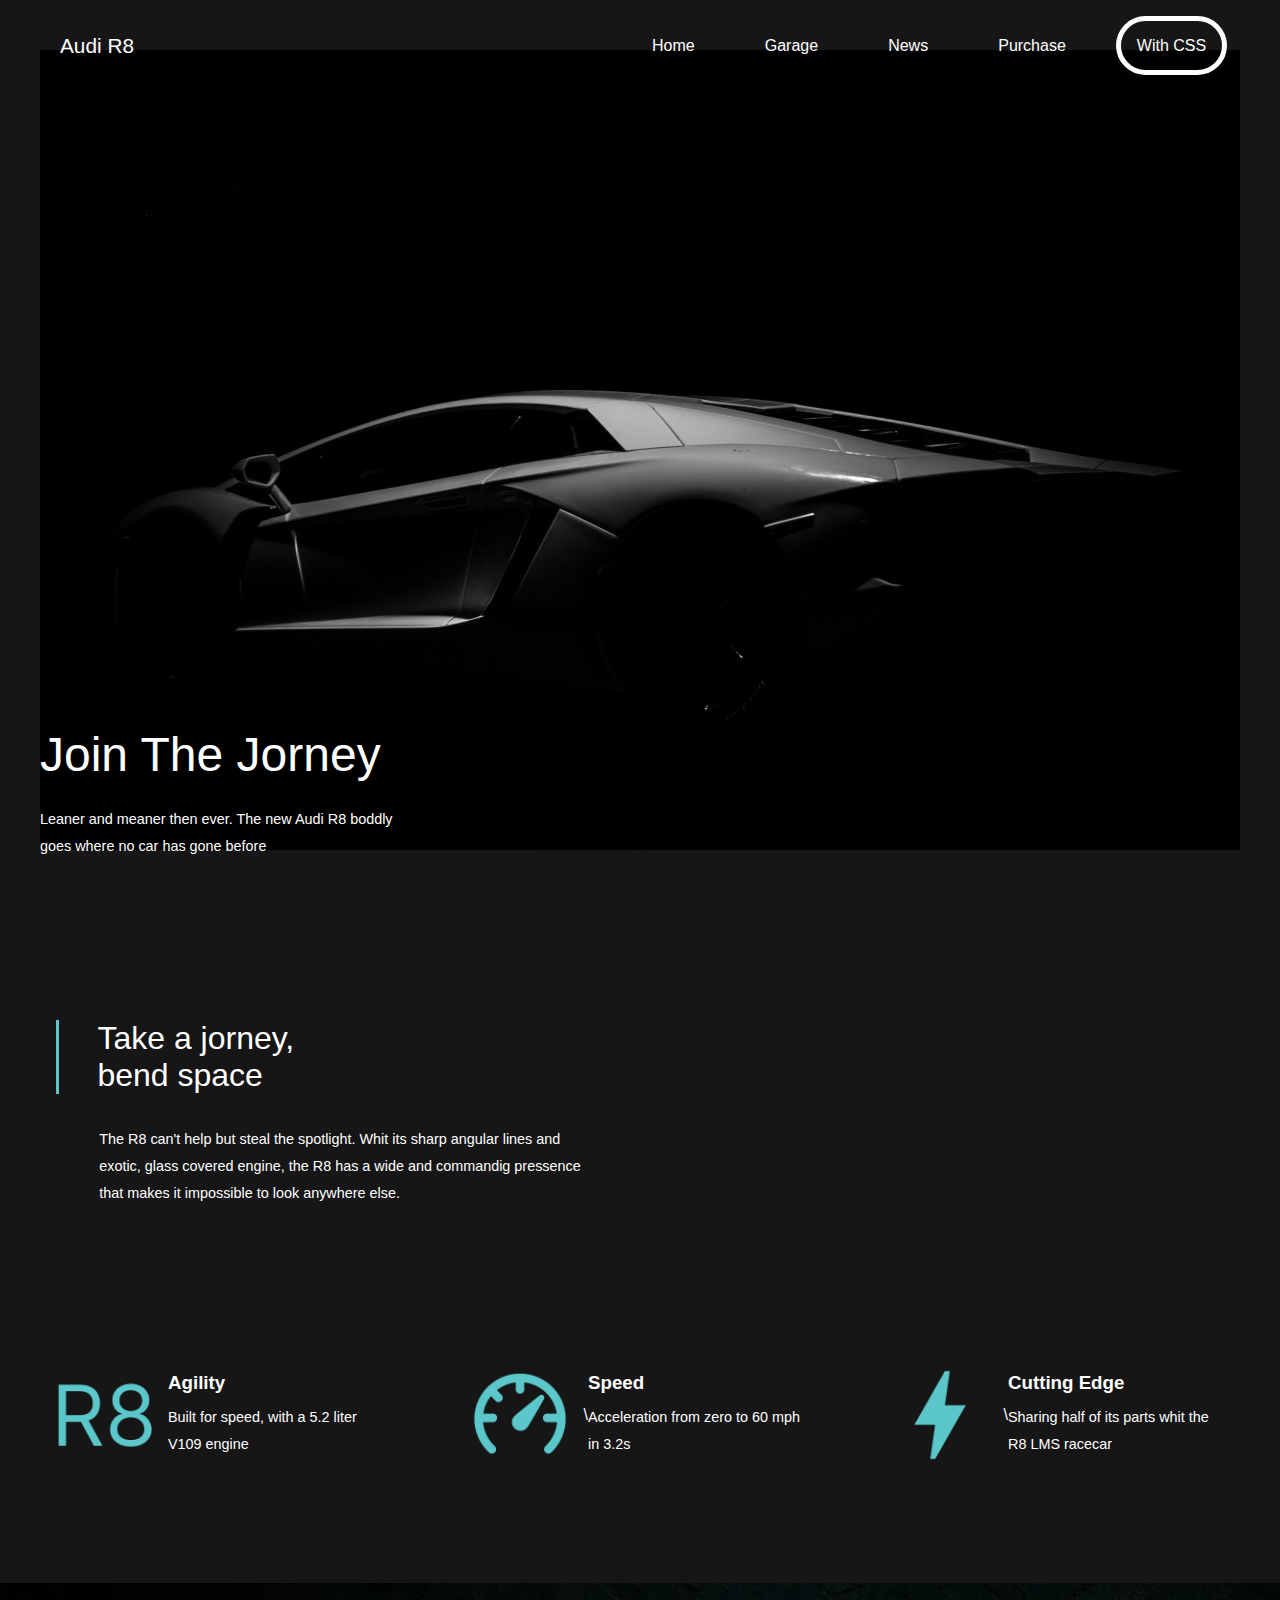
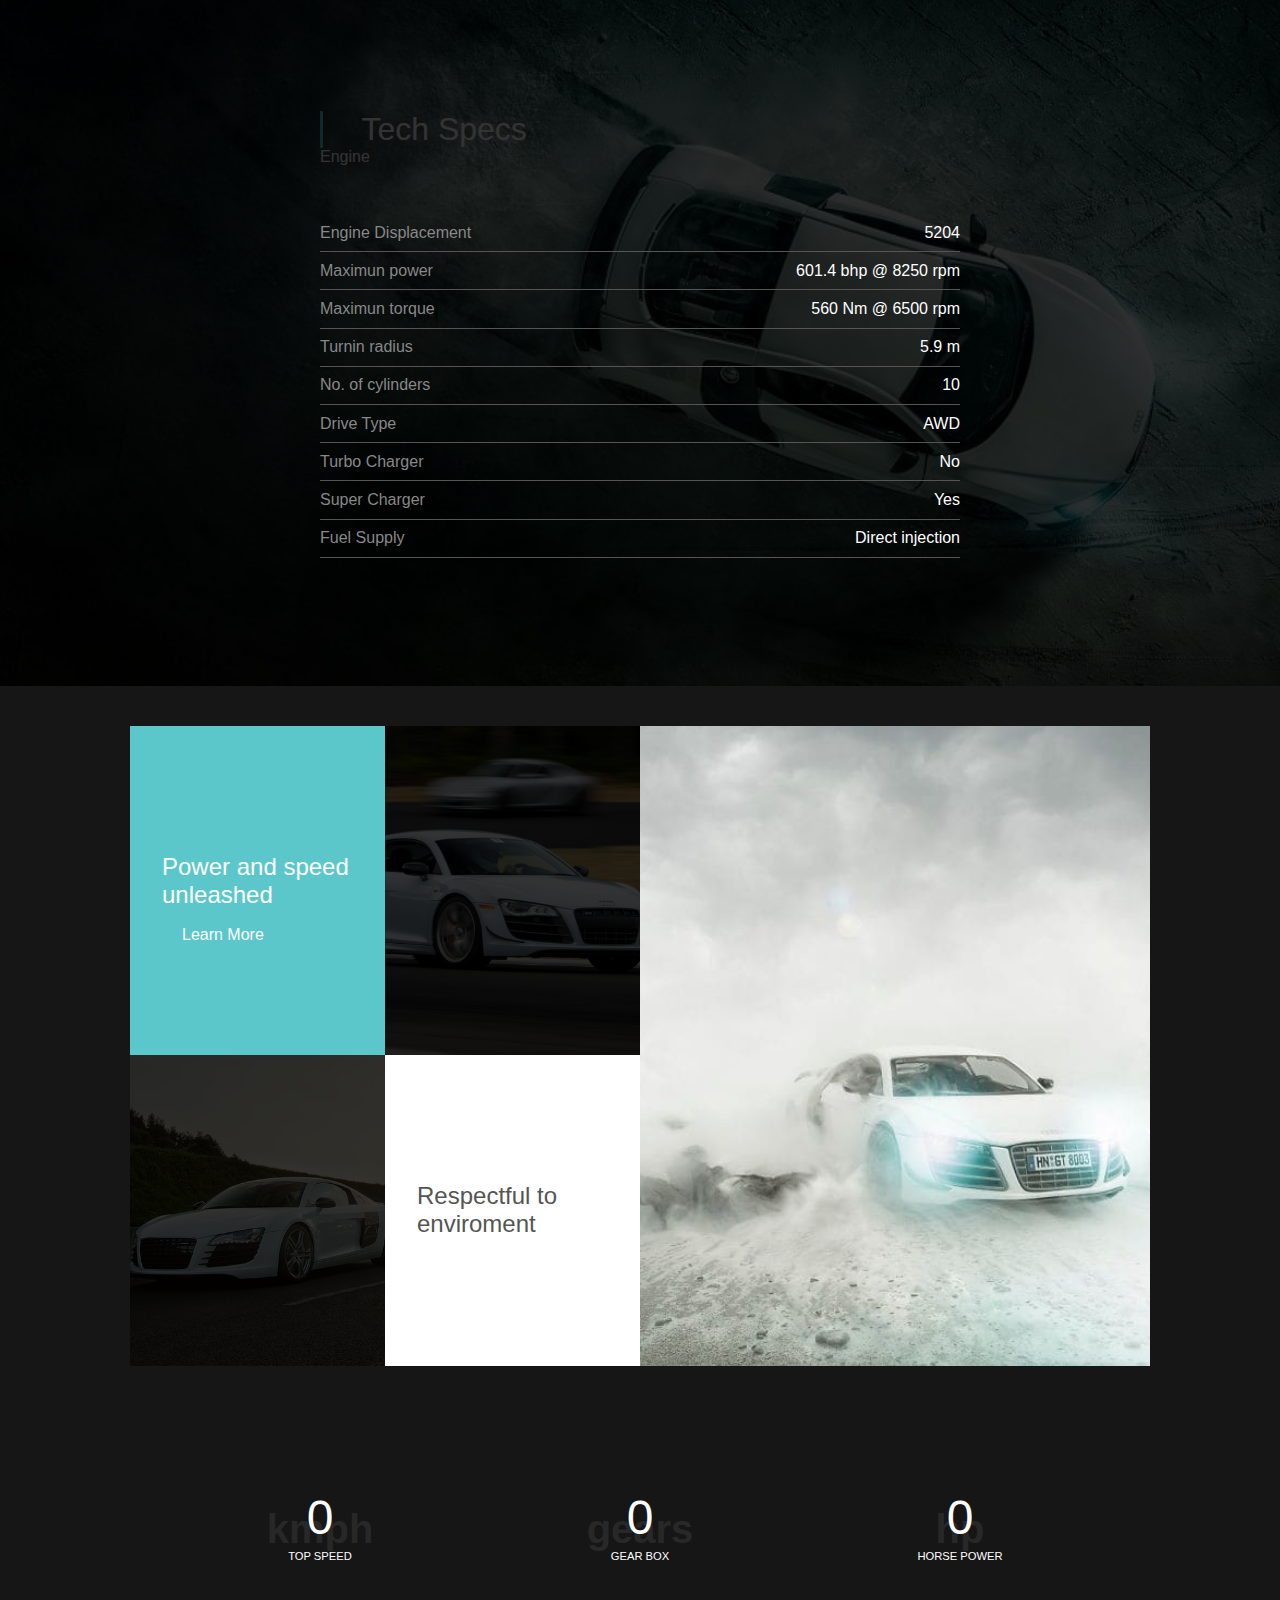
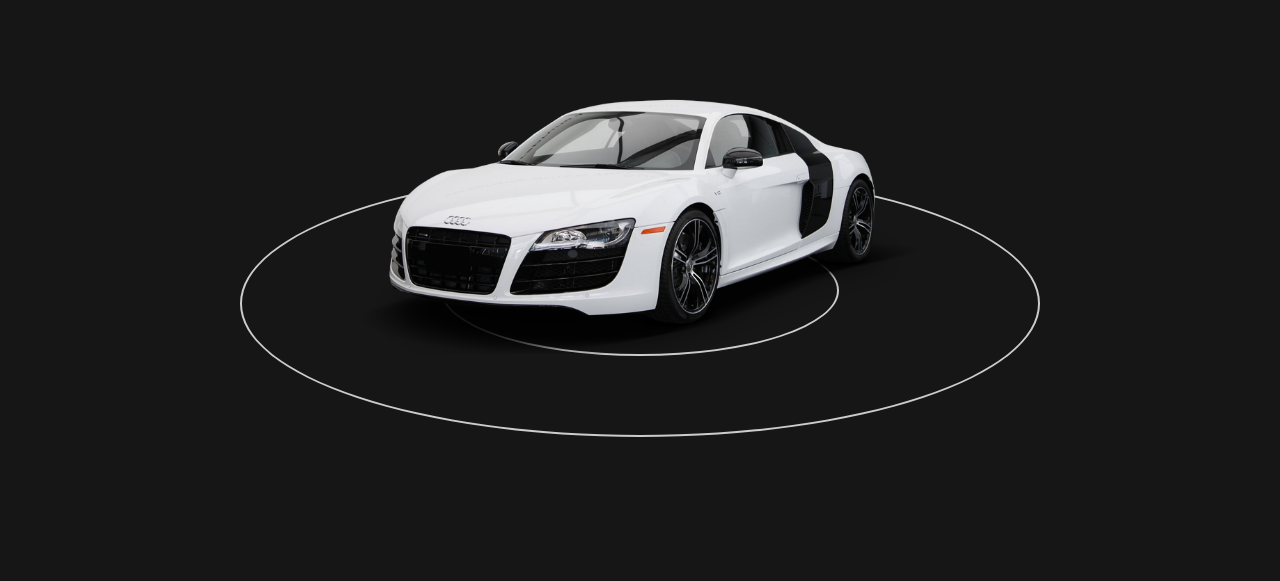
<file: index-with-CSS.html>
<!DOCTYPE html>
<html lang="en">
<head>
    <link rel="stylesheet" href="styles.css">
    <title>EJEMPLO</title>
</head>
<body>
    <header>
        <nav>
            <a href="index.html" class = "brand">Audi R8</a>
            <ul class="menu">
                <li><a href="#">Home</a></li>
                <li><a href="#">Garage</a></li>
                <li><a href="#">News</a></li>
                <li><a href="#" class="btn">Purchase</a></li>
                <li><a id="button-without-style" href="index-without-CSS.html">With CSS</a></li>
            </ul>
            <div class="menu-btn">
                <i class="fas fa-bars"></i>
            </div>
        </nav>
        <div class="header-body">
            <div>
                <h1>Join The Jorney</h1>
                <p>
                    Leaner and meaner then ever.
                    The new Audi R8 boddly goes
                    where no car has gone before
                </p>
            </div>
        </div>
    </header>
    <section class="about">
        <div class="heading">
            <h2>
                Take a jorney, <br />
                bend space
            </h2>
            <p>
                The R8 can't help but steal
                the spotlight. Whit its sharp
                angular lines and exotic,
                glass covered engine, the R8
                has a wide and commandig
                pressence that makes it impossible
                to look anywhere else.
            </p>
        </div>
        <div class="infos">
            <div class="info">
                <img src="img/icon1.png" alt="icon">
                <div>
                    <h3>Agility</h3>
                    <p>
                        Built for speed, with a
                        5.2 liter V109 engine
                    </p>
                </div>
            </div>
            <div class="info">
                <img src="img/icon2.png" alt="icon">\
                <div>
                    <h3>Speed</h3>
                    <p>
                        Acceleration from zero
                        to 60 mph in 3.2s
                    </p>
                </div>
            </div>
            <div class="info">
                <img src="img/icon3.png" alt="icon">\
                <div>
                    <h3>Cutting Edge</h3>
                    <p>
                        Sharing half of its parts
                        whit the R8 LMS racecar
                    </p>
                </div>
            </div>
        </div>
    </section>
    <section class="specs">
        <div>
            <div class="specs-header">
                <h2>Tech Specs</h2>
                <span>Engine</span>
            </div>
            <div>
                <ul>
                    <li>
                        <span>Engine Displacement</span>
                        <span>5204</span>
                    </li>
                    <li>
                        <span>Maximun power</span>
                        <span>601.4 bhp @ 8250 rpm</span>
                    </li>
                    <li>
                        <span>Maximun torque</span>
                        <span>560 Nm @ 6500 rpm</span>
                    </li>
                    <li>
                        <span>Turnin radius</span>
                        <span>5.9 m</span>
                    </li>
                    <li>
                        <span>No. of cylinders</span>
                        <span>10</span>
                    </li>
                    <li>
                        <span>Drive Type</span>
                        <span>AWD</span>
                    </li>
                    <li>
                        <span>Turbo Charger</span>
                        <span>No</span>
                    </li>
                    <li>
                        <span>Super Charger</span>
                        <span>Yes</span>
                    </li>
                    <li>
                        <span>Fuel Supply</span>
                        <span>Direct injection</span>
                    </li>
                </ul>
            </div>
        </div>
    </section>

    <section class="panels">
        <div class="panels">
            <div class="panel">
                <div>
                    <div class="icon">
                        <i class="fas fa-fire"></i>
                    </div>
                    <h2>Power and speed unleashed</h2>
                    <a href="#">
                        <span>Learn More</span>
                        <i class="fas far-arrow-right"></i>
                    </a>
                </div>
            </div>
            <div class="panel"></div>
            <div class="panel"></div>
            <div class="panel">
                <div>
                    <div class="icon">
                        <i class="fas fa-tint"></i>
                    </div>
                    <h2>Respectful to enviroment</h2>
                </div>
            </div>
        </div>
        <div class="panel-lg"></div>
    </section>
    <section class="car-stats">
        <div class="stats">
            <div>
                <h1 class="counter"
                    data-target="206"
                    data-speed="10"
                    >0
                </h1>
                <h1>kmph</h1>
                <h5>Top Speed</h5>
            </div>
            <div>
                <h1
                    class="counter"
                    data-target="7"
                    data-speed="500"
                    >0
                </h1>
                <h1>gears</h1>
                <h5>Gear Box</h5>
            </div>
            <div>
                <h1
                    class="counter"
                    data-target="473"
                    data-speed="1"
                    >0
                </h1>
                <h1>hp</h1>
                <h5>Horse Power</h5>
            </div>
        </div>
        <div class="car">
            <div class="circle">
                <img src="img/car.png" alt="car">
                <div class="inner-md-circle"></div>
                <div class="inner-sd-circle"></div>
            </div>
        </div>
    </section>
</body>
</html>
</file>
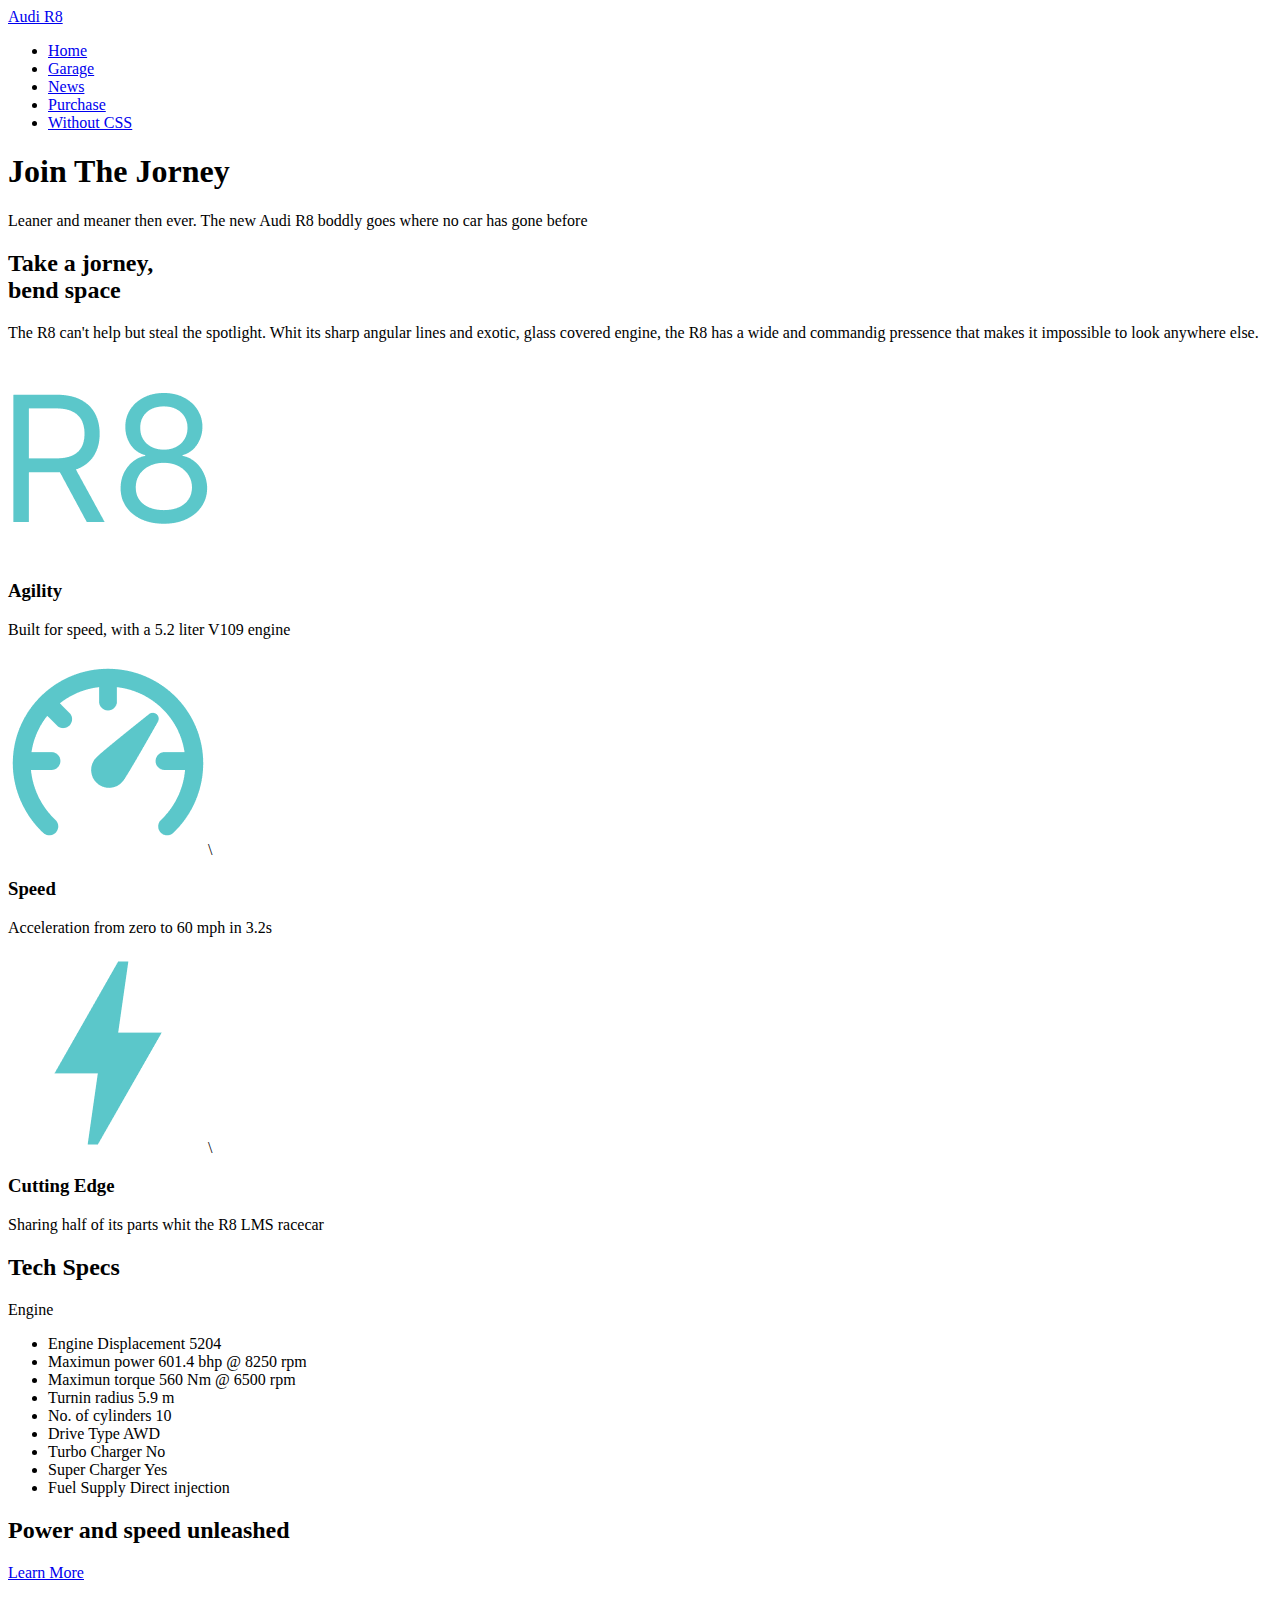
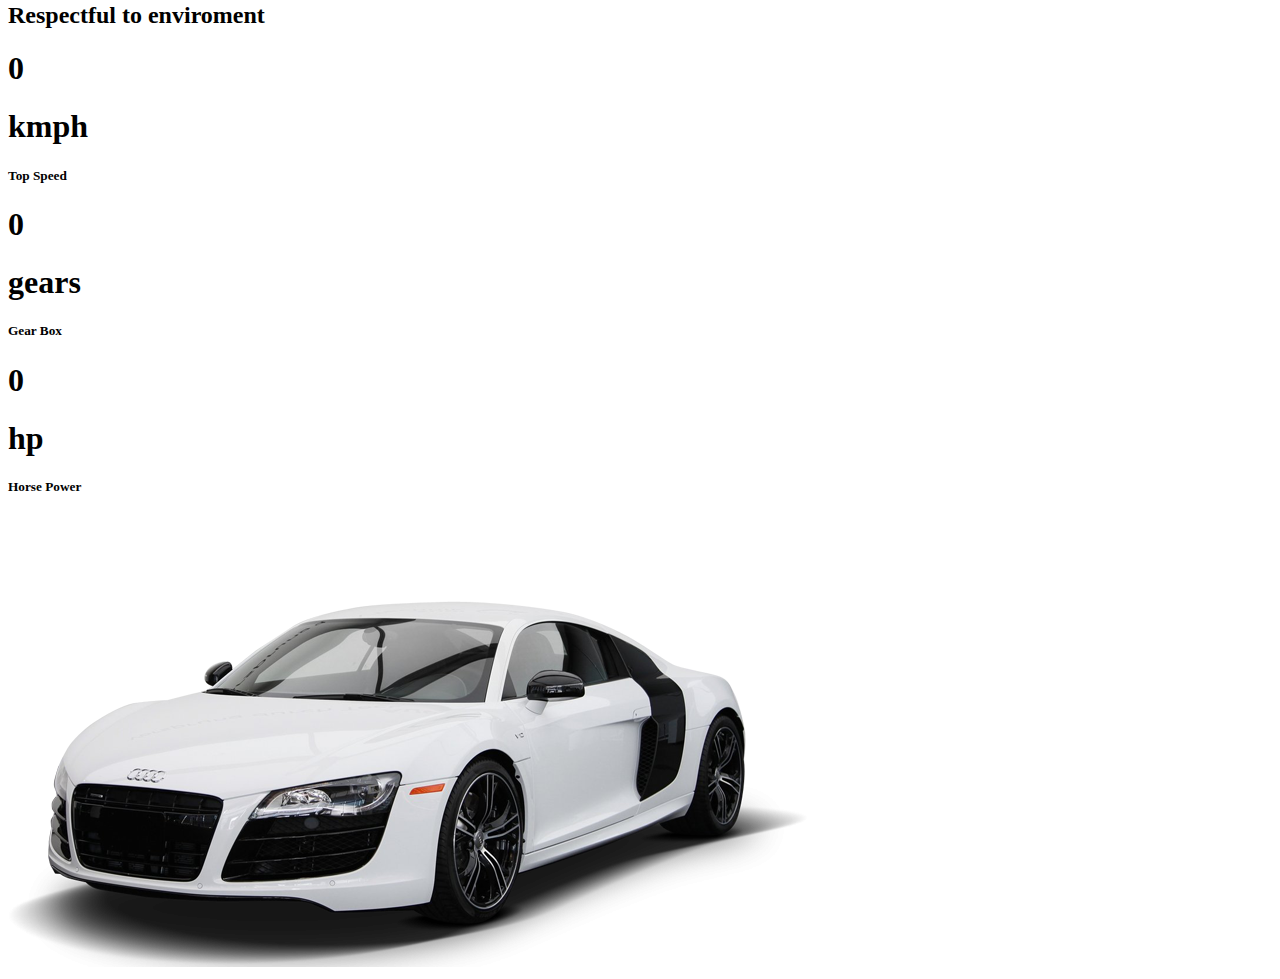
<file: index-without-CSS.html>
<!DOCTYPE html>
<html lang="en">
<head>
    <title>EJEMPLO</title>
</head>
<body>
    <header>
        <nav>
            <a href="index.html" class = "brand">Audi R8</a>
            <ul class="menu">
                <li><a href="#">Home</a></li>
                <li><a href="#">Garage</a></li>
                <li><a href="#">News</a></li>
                <li><a href="#" class="btn">Purchase</a></li>
                <li><a href="index.html">Without CSS</a></li>
            </ul>
            <div class="menu-btn">
                <i class="fas fa-bars"></i>
            </div>
        </nav>
        <div class="header-body">
            <div>
                <h1>Join The Jorney</h1>
                <p>
                    Leaner and meaner then ever.
                    The new Audi R8 boddly goes
                    where no car has gone before
                </p>
            </div>
        </div>
    </header>
    <section class="about">
        <div class="heading">
            <h2>
                Take a jorney, <br />
                bend space
            </h2>
            <p>
                The R8 can't help but steal
                the spotlight. Whit its sharp
                angular lines and exotic,
                glass covered engine, the R8
                has a wide and commandig
                pressence that makes it impossible
                to look anywhere else.
            </p>
        </div>
        <div class="infos">
            <div class="info">
                <img src="img/icon1.png" alt="icon">
                <div>
                    <h3>Agility</h3>
                    <p>
                        Built for speed, with a
                        5.2 liter V109 engine
                    </p>
                </div>
            </div>
            <div class="info">
                <img src="img/icon2.png" alt="icon">\
                <div>
                    <h3>Speed</h3>
                    <p>
                        Acceleration from zero
                        to 60 mph in 3.2s
                    </p>
                </div>
            </div>
            <div class="info">
                <img src="img/icon3.png" alt="icon">\
                <div>
                    <h3>Cutting Edge</h3>
                    <p>
                        Sharing half of its parts
                        whit the R8 LMS racecar
                    </p>
                </div>
            </div>
        </div>
    </section>
    <section class="specs">
        <div>
            <div class="specs-header">
                <h2>Tech Specs</h2>
                <span>Engine</span>
            </div>
            <div>
                <ul>
                    <li>
                        <span>Engine Displacement</span>
                        <span>5204</span>
                    </li>
                    <li>
                        <span>Maximun power</span>
                        <span>601.4 bhp @ 8250 rpm</span>
                    </li>
                    <li>
                        <span>Maximun torque</span>
                        <span>560 Nm @ 6500 rpm</span>
                    </li>
                    <li>
                        <span>Turnin radius</span>
                        <span>5.9 m</span>
                    </li>
                    <li>
                        <span>No. of cylinders</span>
                        <span>10</span>
                    </li>
                    <li>
                        <span>Drive Type</span>
                        <span>AWD</span>
                    </li>
                    <li>
                        <span>Turbo Charger</span>
                        <span>No</span>
                    </li>
                    <li>
                        <span>Super Charger</span>
                        <span>Yes</span>
                    </li>
                    <li>
                        <span>Fuel Supply</span>
                        <span>Direct injection</span>
                    </li>
                </ul>
            </div>
        </div>
    </section>

    <section class="panels">
        <div class="panels">
            <div class="panel">
                <div>
                    <div class="icon">
                        <i class="fas fa-fire"></i>
                    </div>
                    <h2>Power and speed unleashed</h2>
                    <a href="#">
                        <span>Learn More</span>
                        <i class="fas far-arrow-right"></i>
                    </a>
                </div>
            </div>
            <div class="panel"></div>
            <div class="panel"></div>
            <div class="panel">
                <div>
                    <div class="icon">
                        <i class="fas fa-tint"></i>
                    </div>
                    <h2>Respectful to enviroment</h2>
                </div>
            </div>
        </div>
        <div class="panel-lg"></div>
    </section>
    <section class="car-stats">
        <div class="stats">
            <div>
                <h1 class="counter"
                    data-target="206"
                    data-speed="10"
                    >0
                </h1>
                <h1>kmph</h1>
                <h5>Top Speed</h5>
            </div>
            <div>
                <h1
                    class="counter"
                    data-target="7"
                    data-speed="500"
                    >0
                </h1>
                <h1>gears</h1>
                <h5>Gear Box</h5>
            </div>
            <div>
                <h1
                    class="counter"
                    data-target="473"
                    data-speed="1"
                    >0
                </h1>
                <h1>hp</h1>
                <h5>Horse Power</h5>
            </div>
        </div>
        <div class="car">
            <div class="circle">
                <img src="img/car.png" alt="car">
                <div class="inner-md-circle"></div>
                <div class="inner-sd-circle"></div>
            </div>
        </div>
    </section>
</body>
</html>
</file>
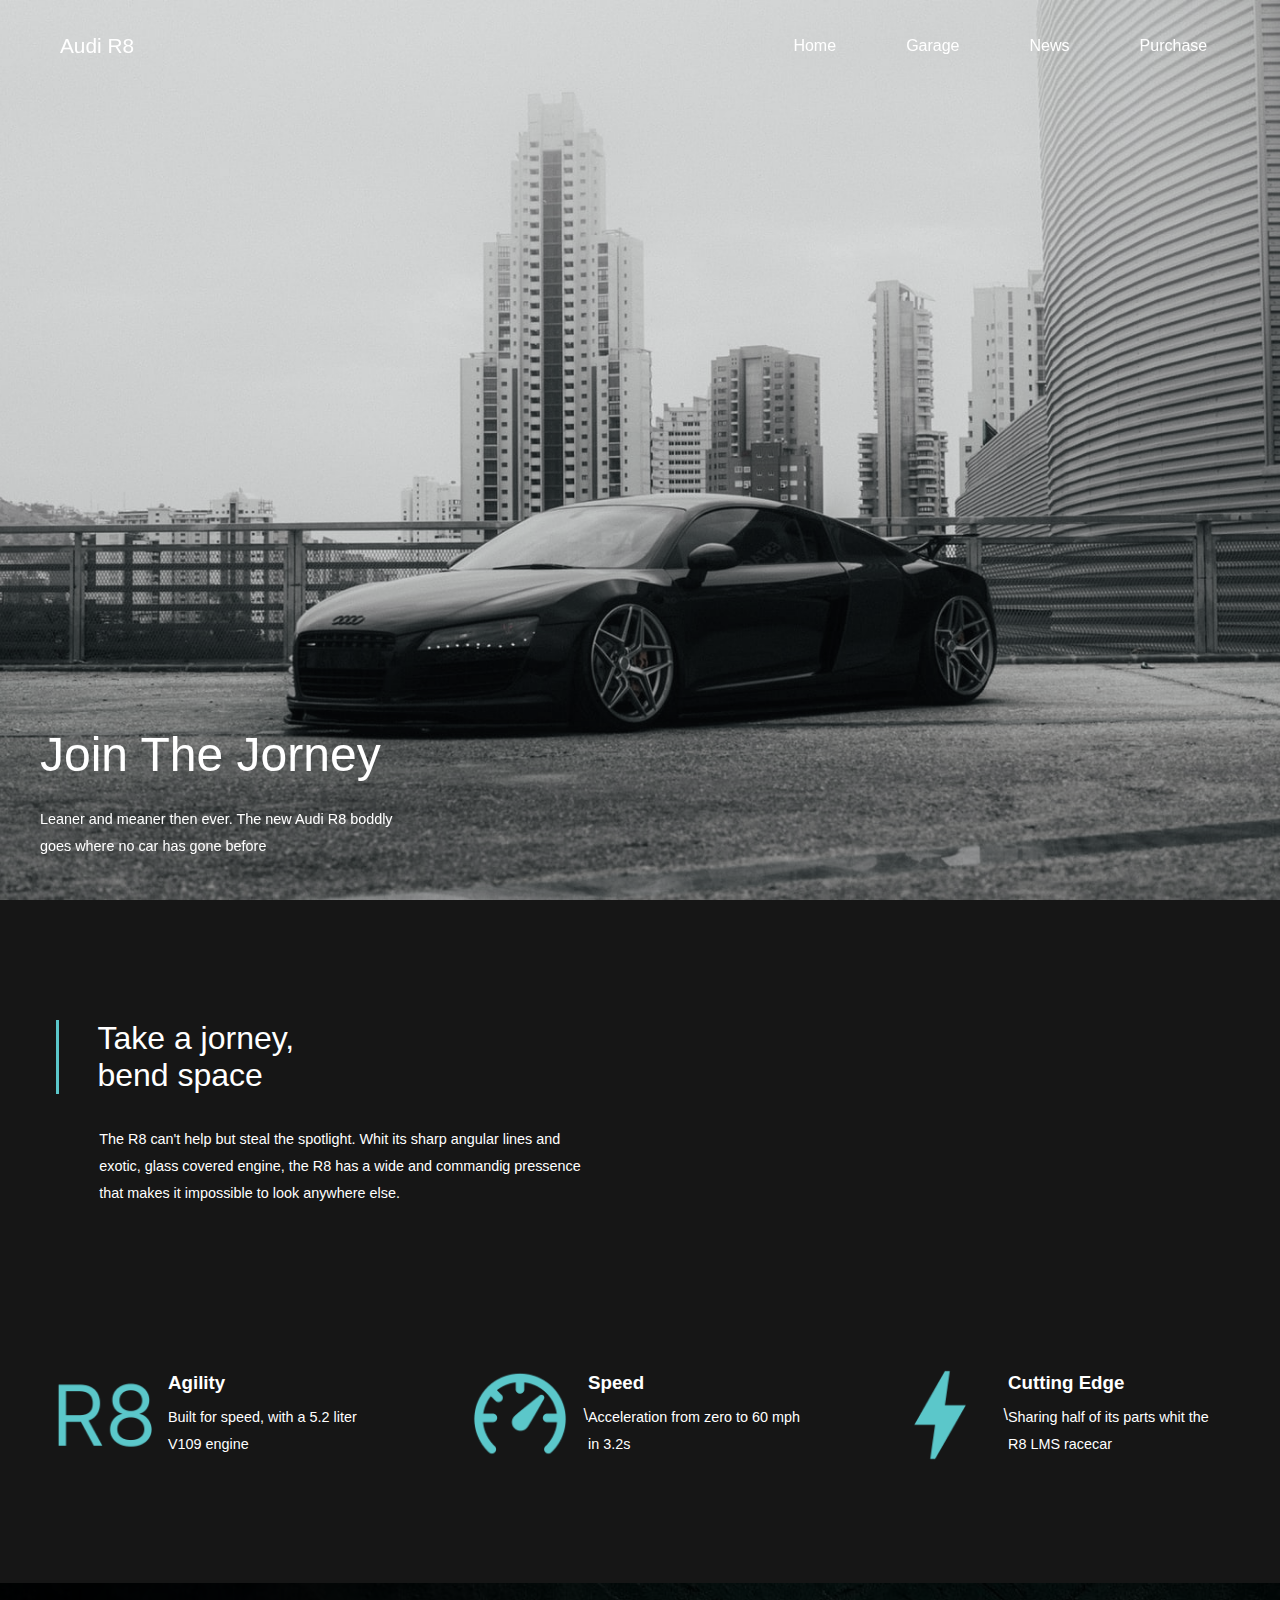
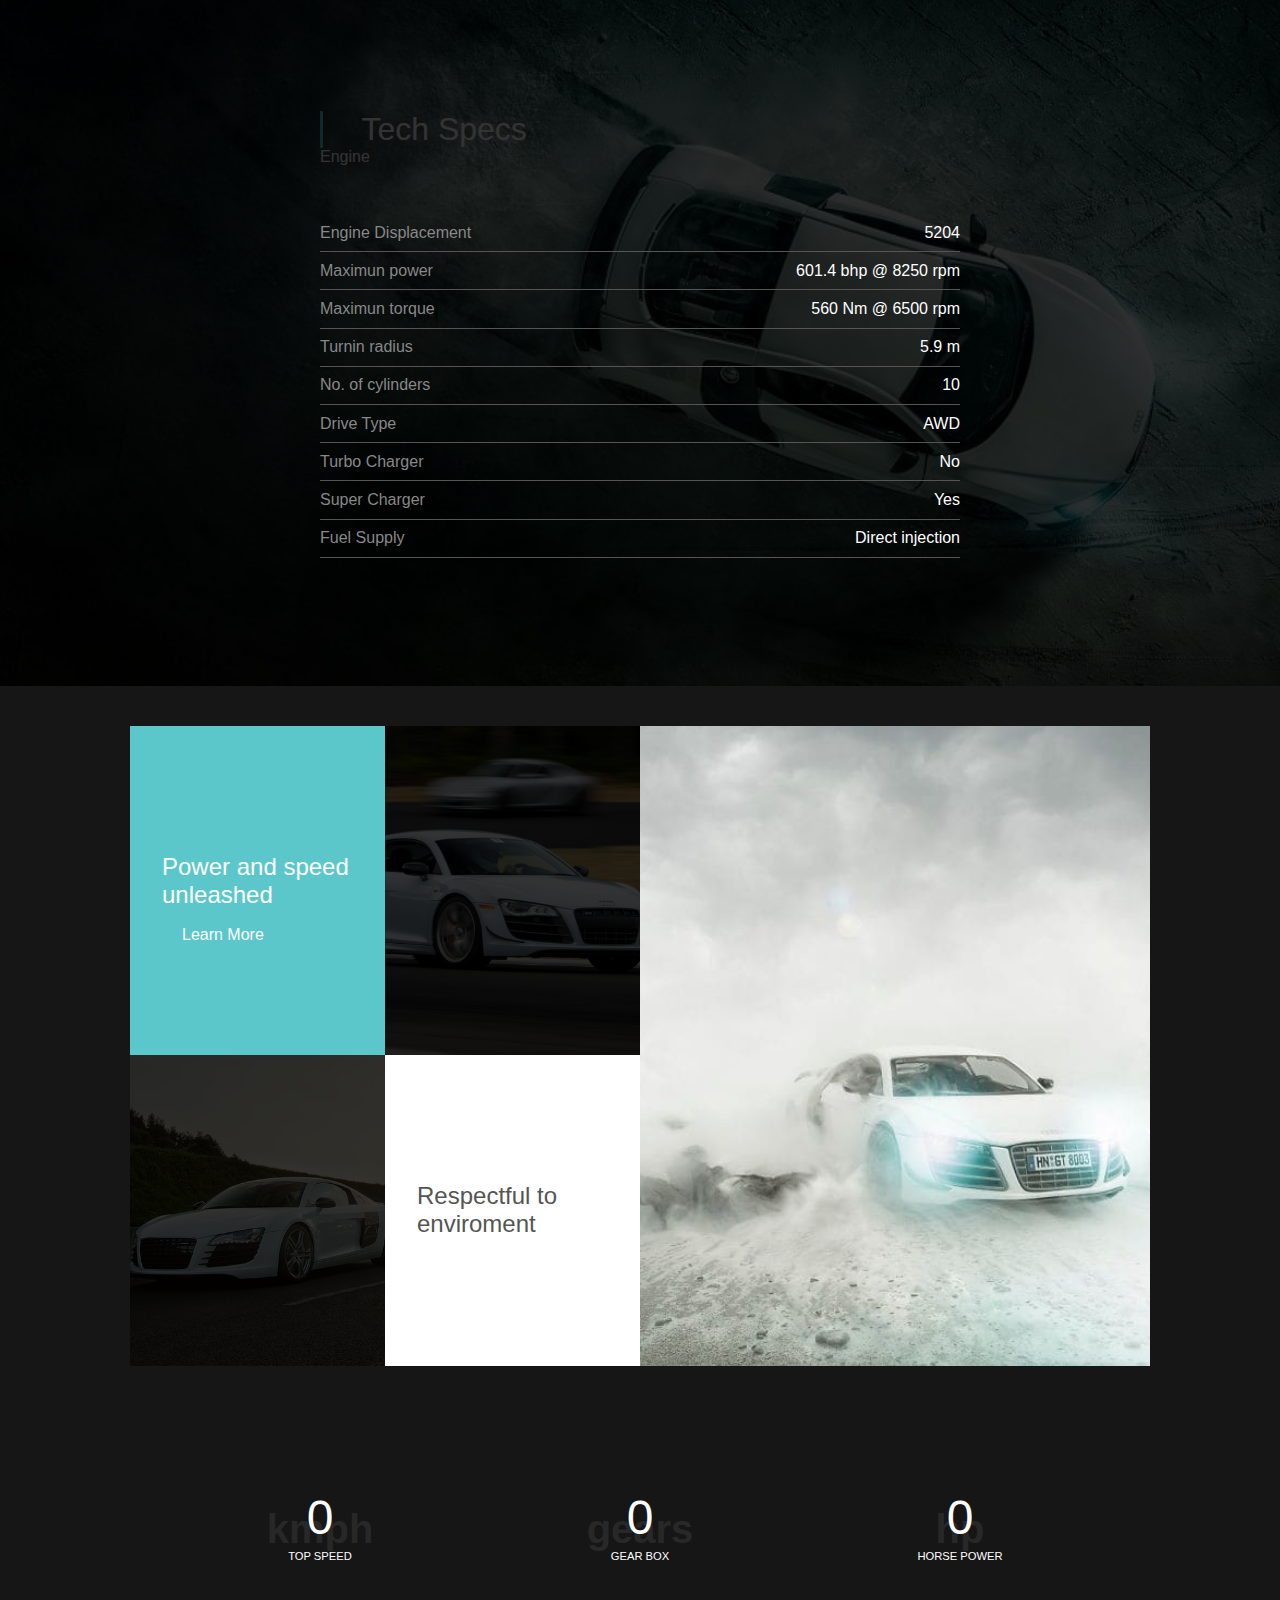
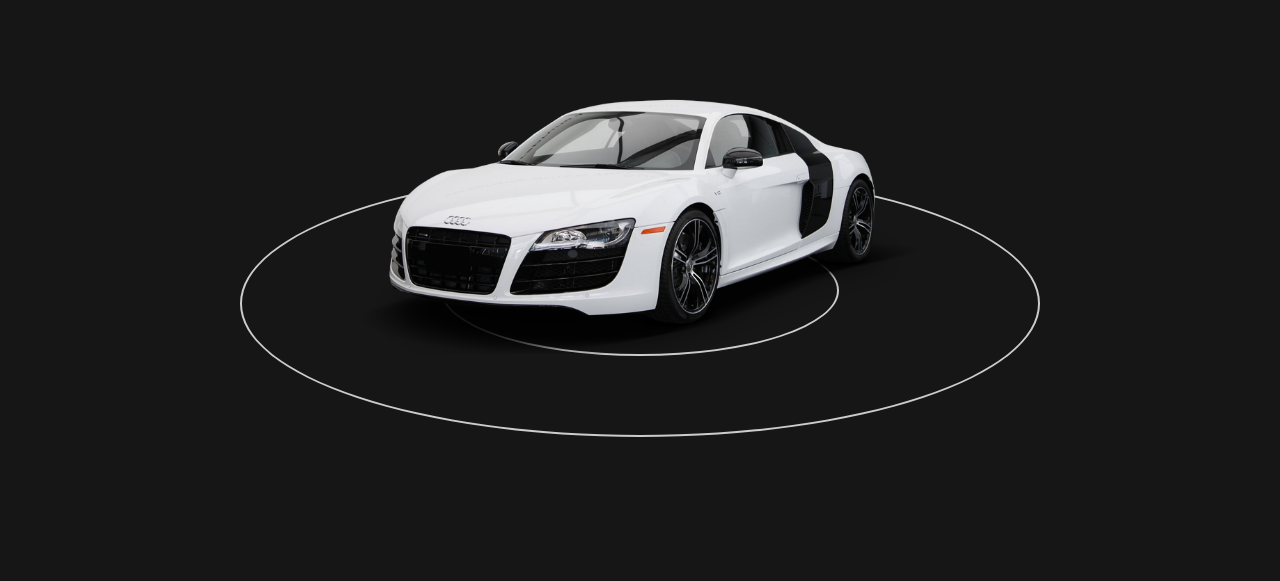
<file: pages/audi-r8.html>
<!DOCTYPE html>
<html lang="en">
<head>
    <link rel="stylesheet" href="../styles.css">
    <title>LuxeWheels</title>
    <style>
        header {
            width: 100%;
            background:
                    url(../img/banner.jpg   )
                    no-repeat center;
            filter: grayscale(70%);
            background-size: cover;
        }
    </style>
</head>
<body>
<header>
    <nav>
        <a href="index.html" class = "brand">Audi R8</a>
        <ul class="menu">
            <li><a href="../index.html">Home</a></li>
            <li><a href="../pages/garage.html">Garage</a></li>
            <li><a href="#">News</a></li>
            <li><a href="#" class="btn">Purchase</a></li>
        </ul>
        <div class="menu-btn">
            <i class="fas fa-bars"></i>
        </div>
    </nav>
    <div class="header-body">
        <div>
            <h1>Join The Jorney</h1>
            <p>
                Leaner and meaner then ever.
                The new Audi R8 boddly goes
                where no car has gone before
            </p>
        </div>
    </div>
</header>
<section class="about">
    <div class="heading">
        <h2>
            Take a jorney, <br />
            bend space
        </h2>
        <p>
            The R8 can't help but steal
            the spotlight. Whit its sharp
            angular lines and exotic,
            glass covered engine, the R8
            has a wide and commandig
            pressence that makes it impossible
            to look anywhere else.
        </p>
    </div>
    <div class="infos">
        <div class="info">
            <img src="../img/icon1.png" alt="icon">
            <div>
                <h3>Agility</h3>
                <p>
                    Built for speed, with a
                    5.2 liter V109 engine
                </p>
            </div>
        </div>
        <div class="info">
            <img src="../img/icon2.png" alt="icon">\
            <div>
                <h3>Speed</h3>
                <p>
                    Acceleration from zero
                    to 60 mph in 3.2s
                </p>
            </div>
        </div>
        <div class="info">
            <img src="../img/icon3.png" alt="icon">\
            <div>
                <h3>Cutting Edge</h3>
                <p>
                    Sharing half of its parts
                    whit the R8 LMS racecar
                </p>
            </div>
        </div>
    </div>
</section>
<section class="specs">
    <div>
        <div class="specs-header">
            <h2>Tech Specs</h2>
            <span>Engine</span>
        </div>
        <div>
            <ul>
                <li>
                    <span>Engine Displacement</span>
                    <span>5204</span>
                </li>
                <li>
                    <span>Maximun power</span>
                    <span>601.4 bhp @ 8250 rpm</span>
                </li>
                <li>
                    <span>Maximun torque</span>
                    <span>560 Nm @ 6500 rpm</span>
                </li>
                <li>
                    <span>Turnin radius</span>
                    <span>5.9 m</span>
                </li>
                <li>
                    <span>No. of cylinders</span>
                    <span>10</span>
                </li>
                <li>
                    <span>Drive Type</span>
                    <span>AWD</span>
                </li>
                <li>
                    <span>Turbo Charger</span>
                    <span>No</span>
                </li>
                <li>
                    <span>Super Charger</span>
                    <span>Yes</span>
                </li>
                <li>
                    <span>Fuel Supply</span>
                    <span>Direct injection</span>
                </li>
            </ul>
        </div>
    </div>
</section>

<section class="panels">
    <div class="panels">
        <div class="panel">
            <div>
                <div class="icon">
                    <i class="fas fa-fire"></i>
                </div>
                <h2>Power and speed unleashed</h2>
                <a href="#">
                    <span>Learn More</span>
                    <i class="fas far-arrow-right"></i>
                </a>
            </div>
        </div>
        <div class="panel"></div>
        <div class="panel"></div>
        <div class="panel">
            <div>
                <div class="icon">
                    <i class="fas fa-tint"></i>
                </div>
                <h2>Respectful to enviroment</h2>
            </div>
        </div>
    </div>
    <div class="panel-lg"></div>
</section>
<section class="car-stats">
    <div class="stats">
        <div>
            <h1 class="counter"
                data-target="206"
                data-speed="10"
            >0
            </h1>
            <h1>kmph</h1>
            <h5>Top Speed</h5>
        </div>
        <div>
            <h1
                    class="counter"
                    data-target="7"
                    data-speed="500"
            >0
            </h1>
            <h1>gears</h1>
            <h5>Gear Box</h5>
        </div>
        <div>
            <h1
                    class="counter"
                    data-target="473"
                    data-speed="1"
            >0
            </h1>
            <h1>hp</h1>
            <h5>Horse Power</h5>
        </div>
    </div>
    <div class="car">
        <div class="circle">
            <img src="../img/car.png" alt="car">
            <div class="inner-md-circle"></div>
            <div class="inner-sd-circle"></div>
        </div>
    </div>
</section>
</body>
</html>
</file>
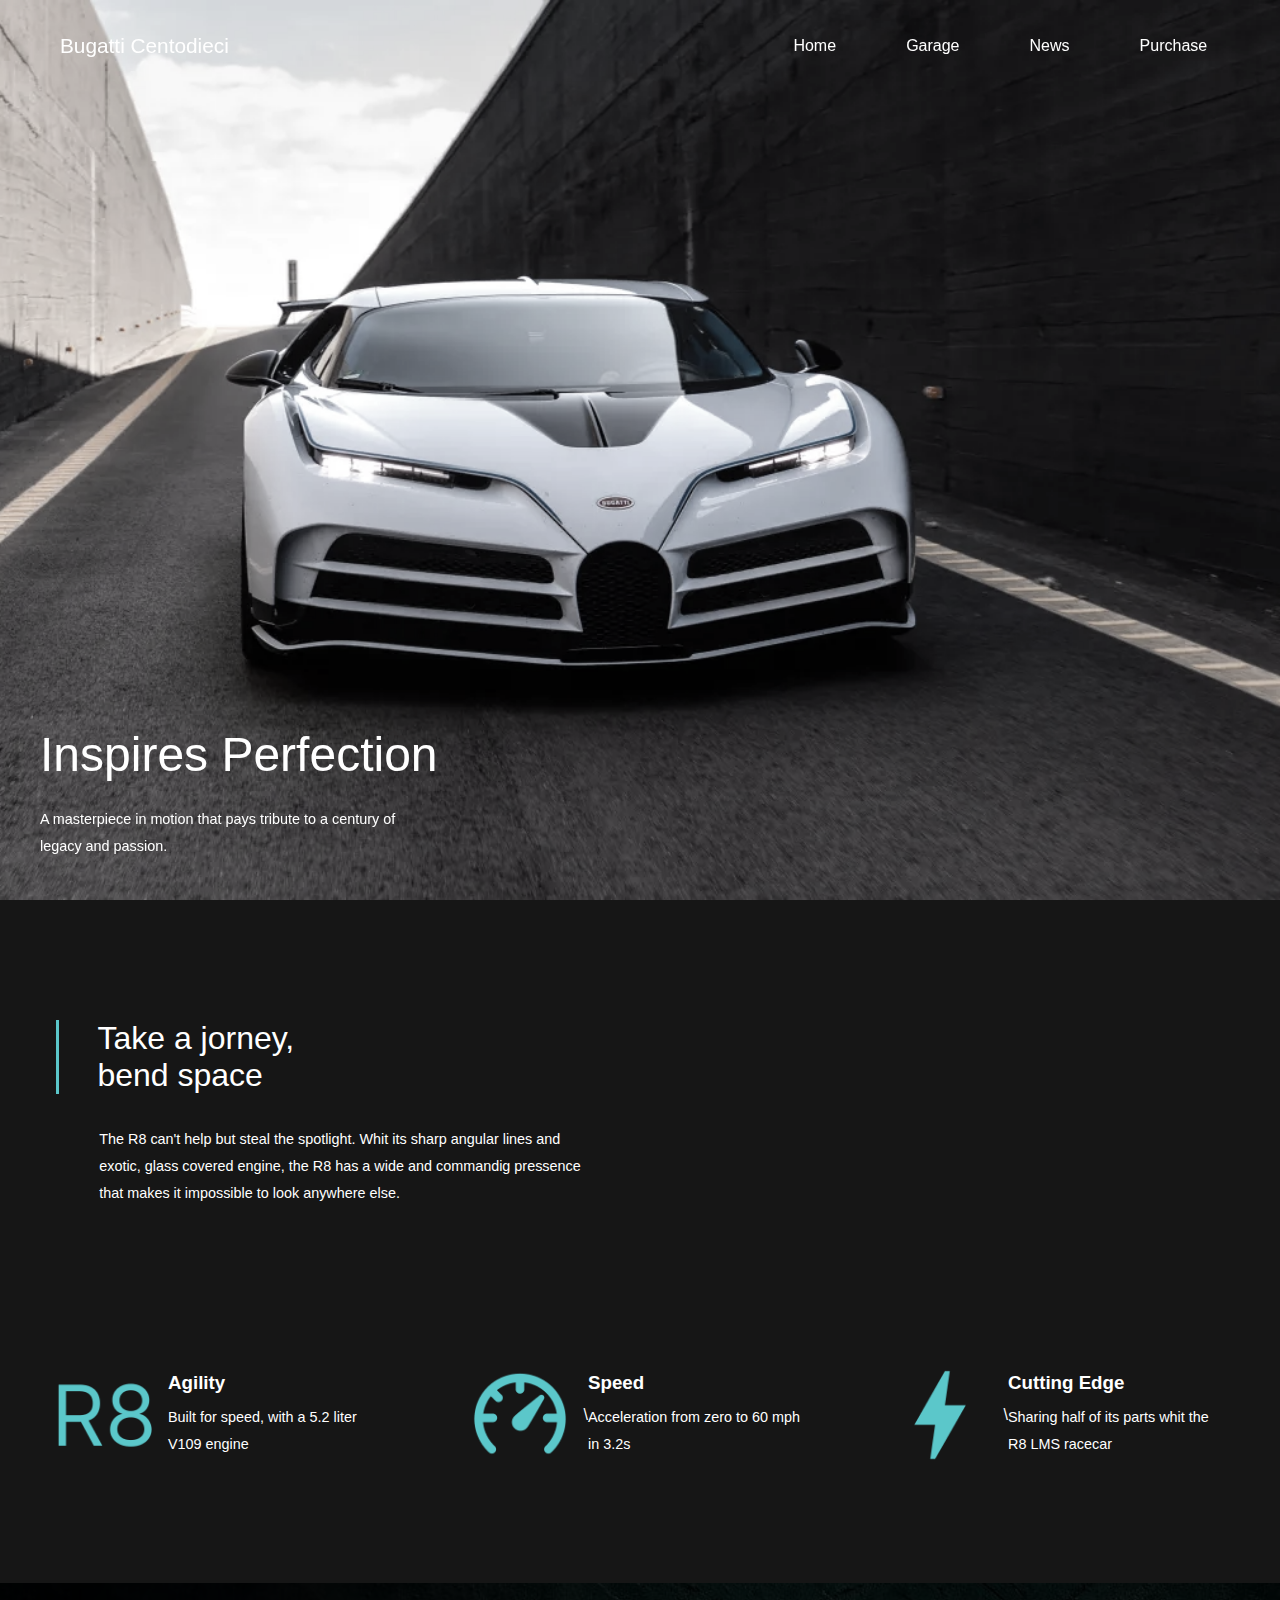
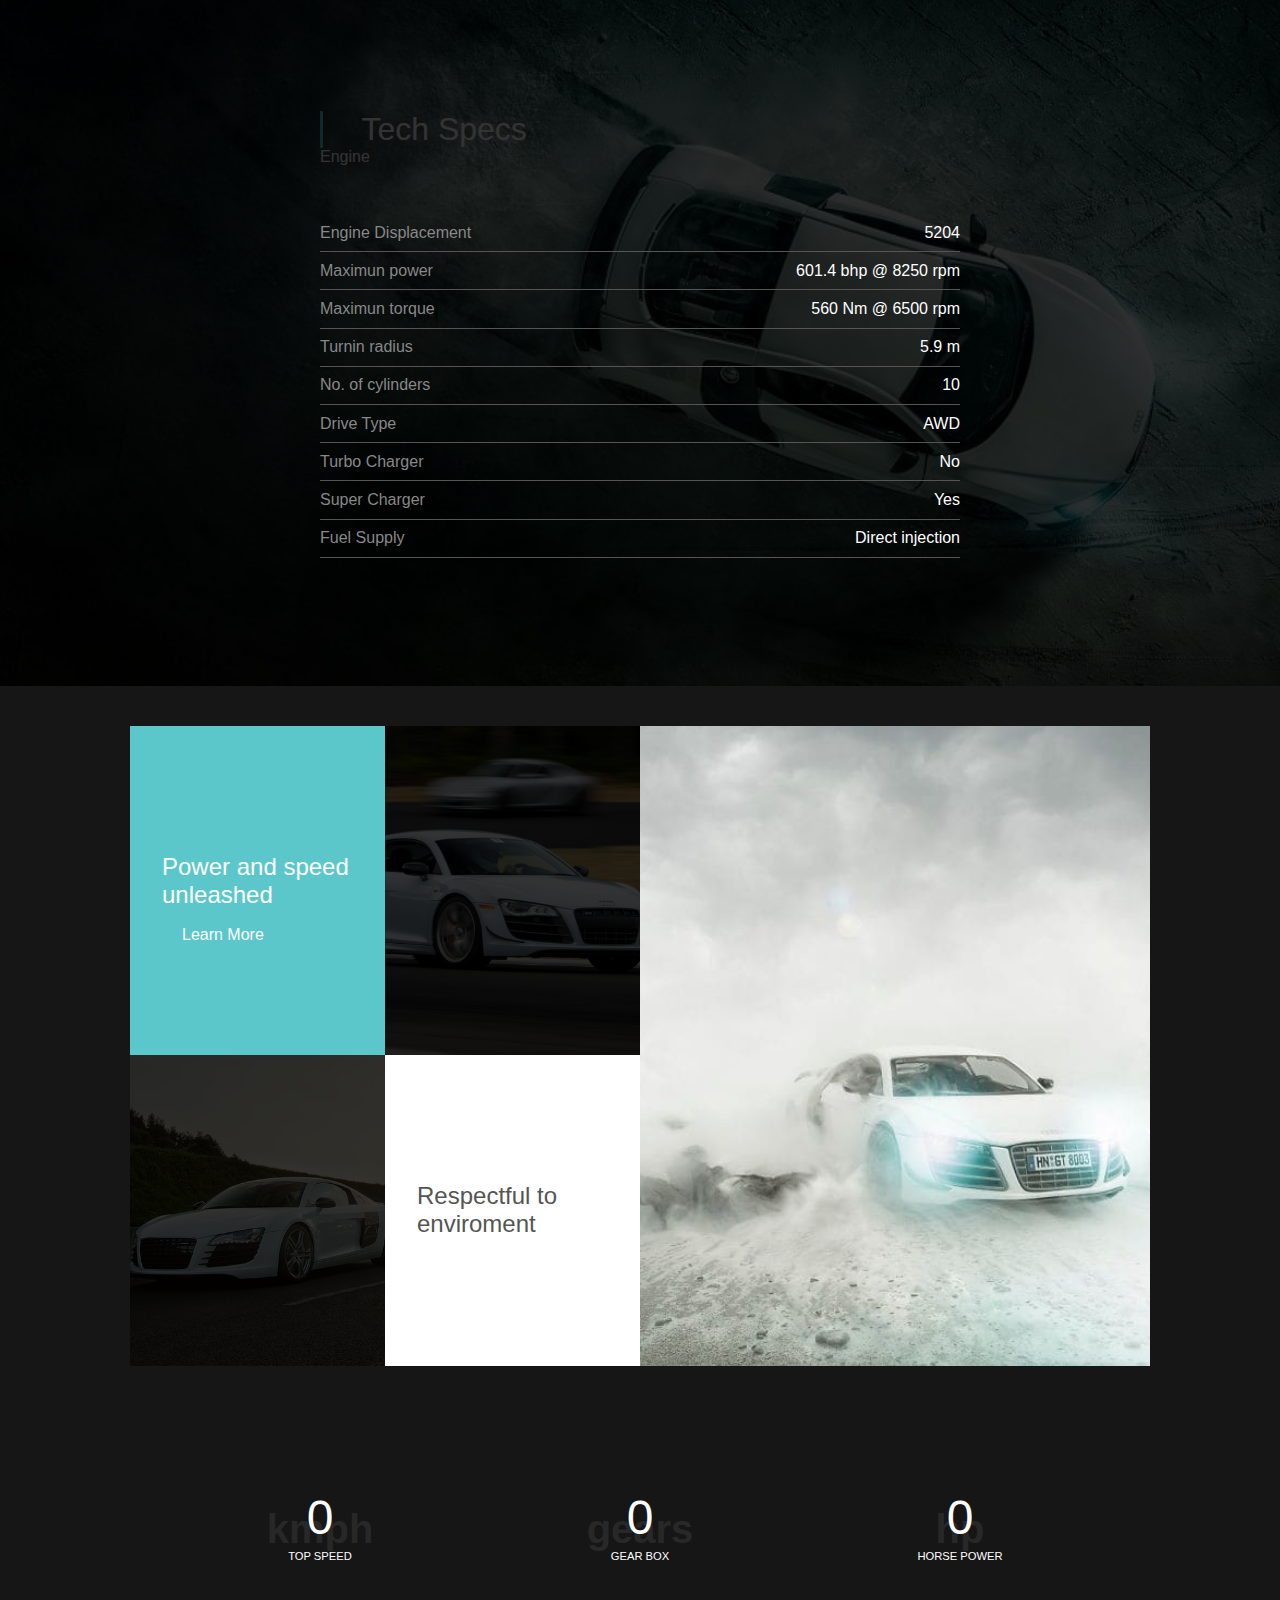
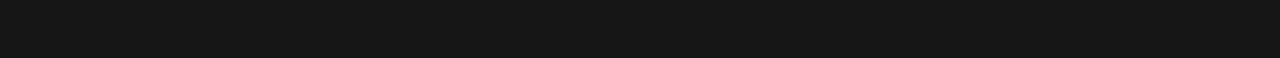
<file: pages/bugatti-centodieci.html>
<!DOCTYPE html>
<html lang="en">
<head>
    <link rel="stylesheet" href="../styles.css">
    <title>LuxeWheels</title>
    <style>
        header {
            width: 100%;
            background:
                    url(../img/car-3-banner.webp)
                    no-repeat center;
            filter: grayscale(70%);
            background-size: cover;
        }
    </style>
</head>
<body>
<header>
    <nav>
        <a href="index.html" class = "brand">Bugatti Centodieci</a>
        <ul class="menu">
            <li><a href="../index.html">Home</a></li>
            <li><a href="../pages/garage.html">Garage</a></li>
            <li><a href="#">News</a></li>
            <li><a href="#" class="btn">Purchase</a></li>
        </ul>
        <div class="menu-btn">
            <i class="fas fa-bars"></i>
        </div>
    </nav>
    <div class="header-body">
        <div>
            <h1>Inspires Perfection</h1>
            <p>
                A masterpiece in motion that
                pays tribute to a century of
                legacy and passion.
            </p>
        </div>
    </div>
</header>
<section class="about">
    <div class="heading">
        <h2>
            Take a jorney, <br />
            bend space
        </h2>
        <p>
            The R8 can't help but steal
            the spotlight. Whit its sharp
            angular lines and exotic,
            glass covered engine, the R8
            has a wide and commandig
            pressence that makes it impossible
            to look anywhere else.
        </p>
    </div>
    <div class="infos">
        <div class="info">
            <img src="../img/icon1.png" alt="icon">
            <div>
                <h3>Agility</h3>
                <p>
                    Built for speed, with a
                    5.2 liter V109 engine
                </p>
            </div>
        </div>
        <div class="info">
            <img src="../img/icon2.png" alt="icon">\
            <div>
                <h3>Speed</h3>
                <p>
                    Acceleration from zero
                    to 60 mph in 3.2s
                </p>
            </div>
        </div>
        <div class="info">
            <img src="../img/icon3.png" alt="icon">\
            <div>
                <h3>Cutting Edge</h3>
                <p>
                    Sharing half of its parts
                    whit the R8 LMS racecar
                </p>
            </div>
        </div>
    </div>
</section>
<section class="specs">
    <div>
        <div class="specs-header">
            <h2>Tech Specs</h2>
            <span>Engine</span>
        </div>
        <div>
            <ul>
                <li>
                    <span>Engine Displacement</span>
                    <span>5204</span>
                </li>
                <li>
                    <span>Maximun power</span>
                    <span>601.4 bhp @ 8250 rpm</span>
                </li>
                <li>
                    <span>Maximun torque</span>
                    <span>560 Nm @ 6500 rpm</span>
                </li>
                <li>
                    <span>Turnin radius</span>
                    <span>5.9 m</span>
                </li>
                <li>
                    <span>No. of cylinders</span>
                    <span>10</span>
                </li>
                <li>
                    <span>Drive Type</span>
                    <span>AWD</span>
                </li>
                <li>
                    <span>Turbo Charger</span>
                    <span>No</span>
                </li>
                <li>
                    <span>Super Charger</span>
                    <span>Yes</span>
                </li>
                <li>
                    <span>Fuel Supply</span>
                    <span>Direct injection</span>
                </li>
            </ul>
        </div>
    </div>
</section>

<section class="panels">
    <div class="panels">
        <div class="panel">
            <div>
                <div class="icon">
                    <i class="fas fa-fire"></i>
                </div>
                <h2>Power and speed unleashed</h2>
                <a href="#">
                    <span>Learn More</span>
                    <i class="fas far-arrow-right"></i>
                </a>
            </div>
        </div>
        <div class="panel"></div>
        <div class="panel"></div>
        <div class="panel">
            <div>
                <div class="icon">
                    <i class="fas fa-tint"></i>
                </div>
                <h2>Respectful to enviroment</h2>
            </div>
        </div>
    </div>
    <div class="panel-lg"></div>
</section>
<section class="car-stats">
    <div class="stats">
        <div>
            <h1 class="counter"
                data-target="206"
                data-speed="10"
            >0
            </h1>
            <h1>kmph</h1>
            <h5>Top Speed</h5>
        </div>
        <div>
            <h1
                    class="counter"
                    data-target="7"
                    data-speed="500"
            >0
            </h1>
            <h1>gears</h1>
            <h5>Gear Box</h5>
        </div>
        <div>
            <h1
                    class="counter"
                    data-target="473"
                    data-speed="1"
            >0
            </h1>
            <h1>hp</h1>
            <h5>Horse Power</h5>
        </div>
    </div>
</section>
</body>
</html>
</file>
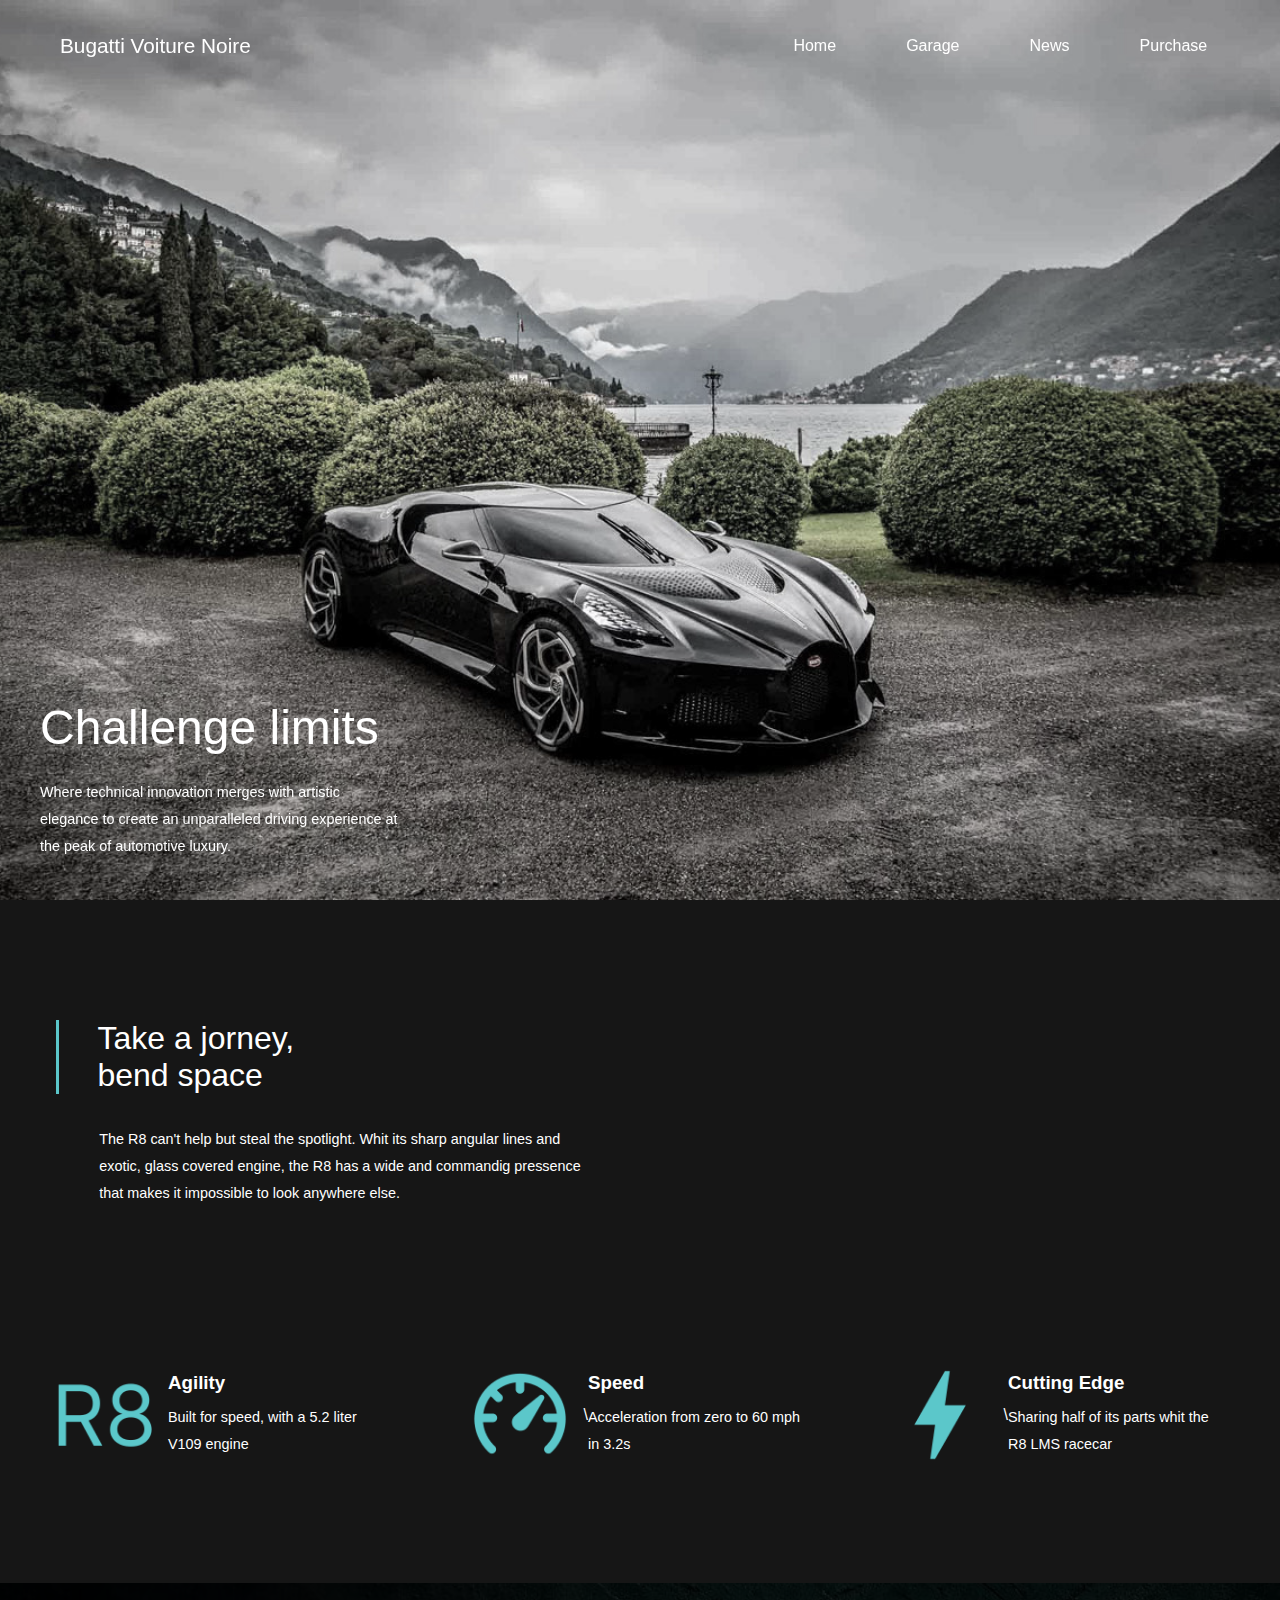
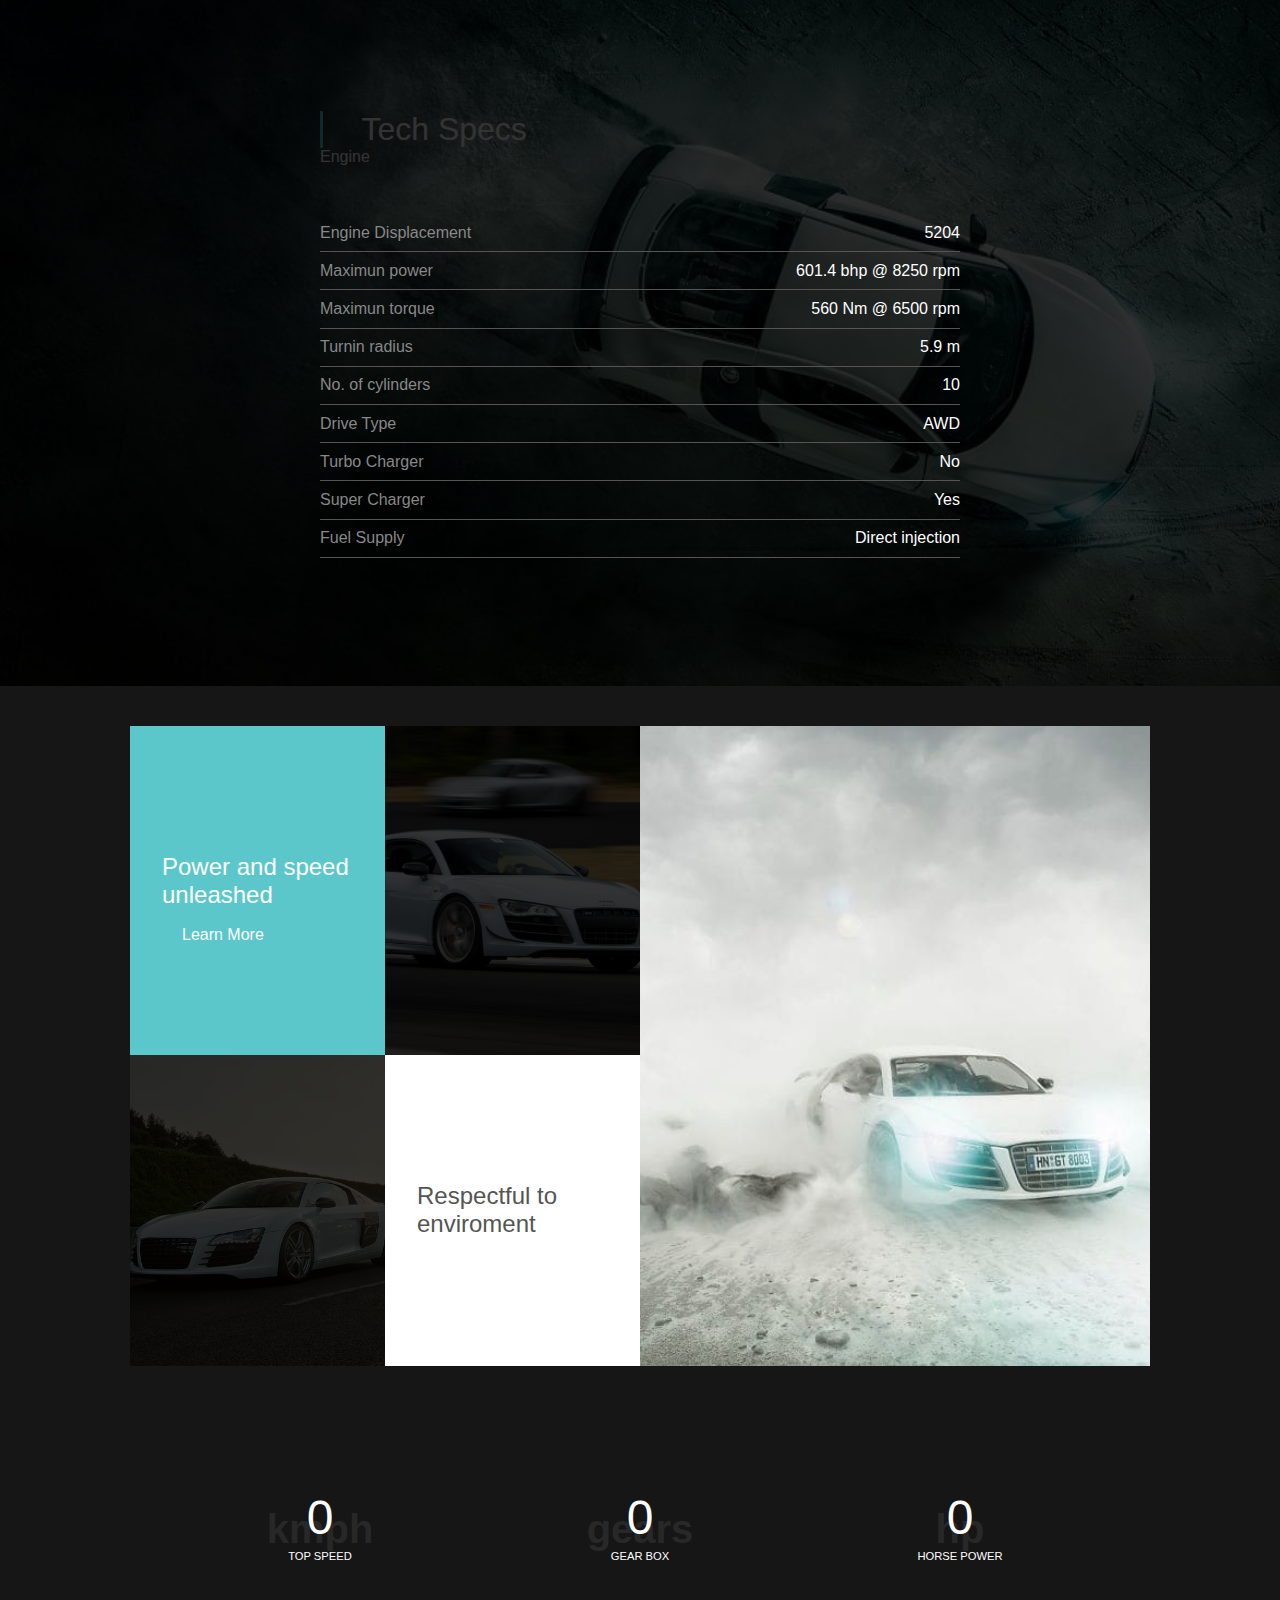
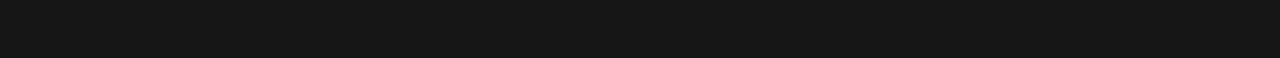
<file: pages/bugatti-voiture-noire.html>
<!DOCTYPE html>
<html lang="en">
<head>
    <link rel="stylesheet" href="../styles.css">
    <title>LuxeWheels</title>
    <style>
        header {
            width: 100%;
            background:
                    url(../img/car-1-banner.jpg)
                    no-repeat center;
            filter: grayscale(70%);
            background-size: cover;
        }
    </style>
</head>
<body>
<header>
    <nav>
        <a href="index.html" class = "brand">Bugatti Voiture Noire</a>
        <ul class="menu">
            <li><a href="../index.html">Home</a></li>
            <li><a href="../pages/garage.html">Garage</a></li>
            <li><a href="#">News</a></li>
            <li><a href="#" class="btn">Purchase</a></li>
        </ul>
        <div class="menu-btn">
            <i class="fas fa-bars"></i>
        </div>
    </nav>
    <div class="header-body">
        <div class="about">
            <h1>Challenge limits</h1>
            <p>
                Where technical innovation merges
                with artistic elegance to create an
                unparalleled driving experience at
                the peak of automotive luxury.
            </p>
        </div>
    </div>
</header>
<section class="about">
    <div class="heading">
        <h2>
            Take a jorney, <br />
            bend space
        </h2>
        <p>
            The R8 can't help but steal
            the spotlight. Whit its sharp
            angular lines and exotic,
            glass covered engine, the R8
            has a wide and commandig
            pressence that makes it impossible
            to look anywhere else.
        </p>
    </div>
    <div class="infos">
        <div class="info">
            <img src="../img/icon1.png" alt="icon">
            <div>
                <h3>Agility</h3>
                <p>
                    Built for speed, with a
                    5.2 liter V109 engine
                </p>
            </div>
        </div>
        <div class="info">
            <img src="../img/icon2.png" alt="icon">\
            <div>
                <h3>Speed</h3>
                <p>
                    Acceleration from zero
                    to 60 mph in 3.2s
                </p>
            </div>
        </div>
        <div class="info">
            <img src="../img/icon3.png" alt="icon">\
            <div>
                <h3>Cutting Edge</h3>
                <p>
                    Sharing half of its parts
                    whit the R8 LMS racecar
                </p>
            </div>
        </div>
    </div>
</section>
<section class="specs">
    <div>
        <div class="specs-header">
            <h2>Tech Specs</h2>
            <span>Engine</span>
        </div>
        <div>
            <ul>
                <li>
                    <span>Engine Displacement</span>
                    <span>5204</span>
                </li>
                <li>
                    <span>Maximun power</span>
                    <span>601.4 bhp @ 8250 rpm</span>
                </li>
                <li>
                    <span>Maximun torque</span>
                    <span>560 Nm @ 6500 rpm</span>
                </li>
                <li>
                    <span>Turnin radius</span>
                    <span>5.9 m</span>
                </li>
                <li>
                    <span>No. of cylinders</span>
                    <span>10</span>
                </li>
                <li>
                    <span>Drive Type</span>
                    <span>AWD</span>
                </li>
                <li>
                    <span>Turbo Charger</span>
                    <span>No</span>
                </li>
                <li>
                    <span>Super Charger</span>
                    <span>Yes</span>
                </li>
                <li>
                    <span>Fuel Supply</span>
                    <span>Direct injection</span>
                </li>
            </ul>
        </div>
    </div>
</section>

<section class="panels">
    <div class="panels">
        <div class="panel">
            <div>
                <div class="icon">
                    <i class="fas fa-fire"></i>
                </div>
                <h2>Power and speed unleashed</h2>
                <a href="#">
                    <span>Learn More</span>
                    <i class="fas far-arrow-right"></i>
                </a>
            </div>
        </div>
        <div class="panel"></div>
        <div class="panel"></div>
        <div class="panel">
            <div>
                <div class="icon">
                    <i class="fas fa-tint"></i>
                </div>
                <h2>Respectful to enviroment</h2>
            </div>
        </div>
    </div>
    <div class="panel-lg"></div>
</section>
<section class="car-stats">
    <div class="stats">
        <div>
            <h1 class="counter"
                data-target="206"
                data-speed="10"
            >0
            </h1>
            <h1>kmph</h1>
            <h5>Top Speed</h5>
        </div>
        <div>
            <h1
                    class="counter"
                    data-target="7"
                    data-speed="500"
            >0
            </h1>
            <h1>gears</h1>
            <h5>Gear Box</h5>
        </div>
        <div>
            <h1
                    class="counter"
                    data-target="473"
                    data-speed="1"
            >0
            </h1>
            <h1>hp</h1>
            <h5>Horse Power</h5>
        </div>
    </div>
</section>
</body>
</html>
</file>
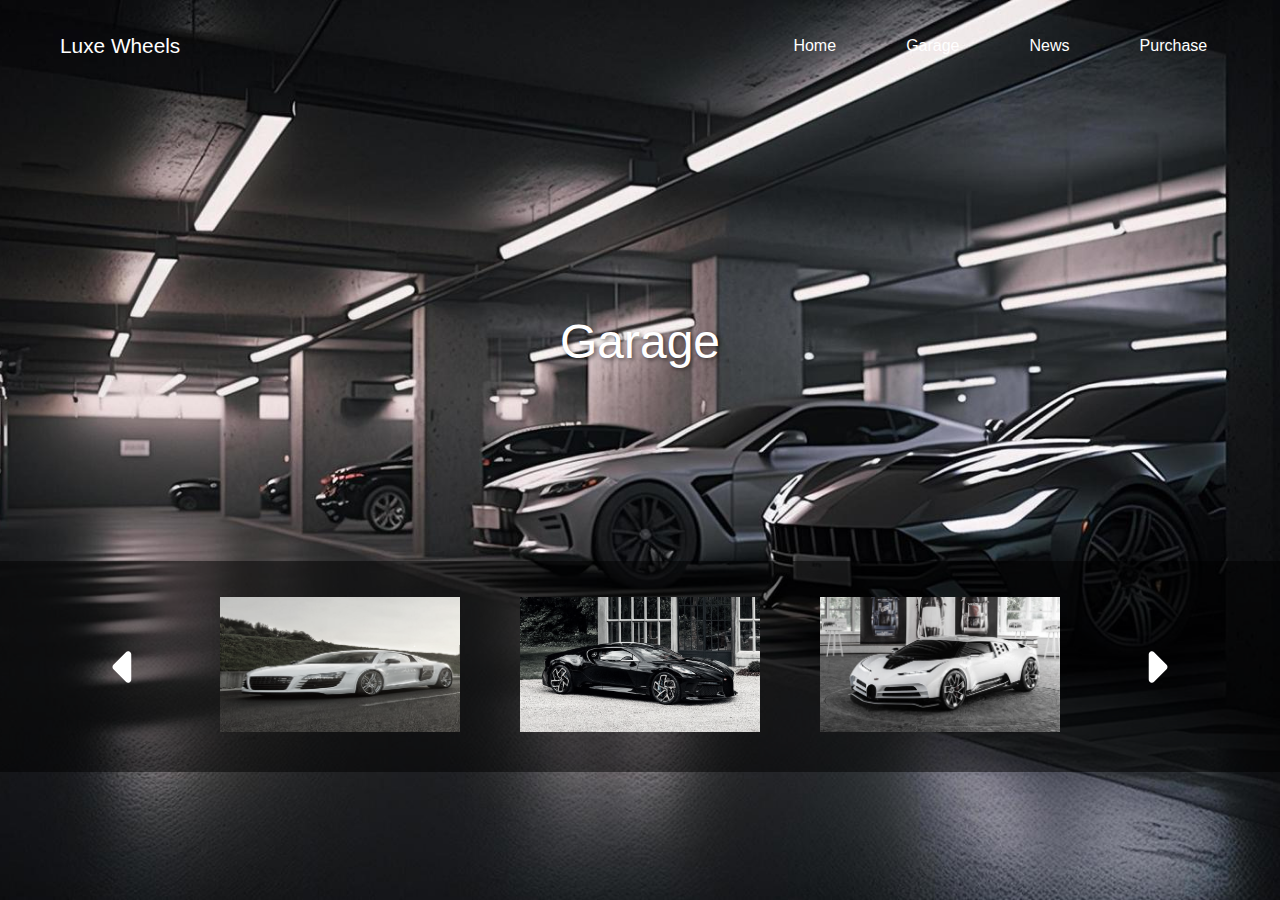
<file: pages/garage.html>
<!doctype html>
<html lang="en">
<head>
    <meta charset="UTF-8">
    <meta name="viewport"
          content="width=device-width, user-scalable=no, initial-scale=1.0, maximum-scale=1.0, minimum-scale=1.0">
    <meta http-equiv="X-UA-Compatible" content="ie=edge">
    <title>LuxeWheels</title>
    <link rel="stylesheet" href="../styles.css">
    <link rel="stylesheet" href="../styles/garage.css">
</head>
<body>
    <header>
        <nav>
            <a href="index.html" class = "brand">Luxe Wheels</a>
            <ul class="menu">
                <li><a href="../index.html">Home</a></li>
                <li><a href="#">Garage</a></li>
                <li><a href="#">News</a></li>
                <li><a href="#" class="btn">Purchase</a></li>
            </ul>
            <div class="menu-btn">
                <i class="fas fa-bars"></i>
            </div>
        </nav>
        <div class="header-body">
            <div>
                <h1>Garage</h1>
            </div>
        </div>
        <div class="garage">
            <img src="../img/next-btn.svg" id="prev-btn">
            <div class="car-list">
                <div>
                    <a href="audi-r8.html"><img src="../img/car-1.jpg" alt="Audi R8"></a>
                    <a href="bugatti-voiture-noire.html"><img src="../img/car-2.jpg" alt="Bugatti Voiture Noire"></a>
                    <a href="bugatti-centodieci.html"><img src="../img/car-3.jpg" alt="Bugatti Centodieci"></a>
                </div>
                <div>
                    <a href="mercedes-maybach-exelero.html"><img src="../img/car-4.jpeg" alt="Mercedes Maybach Exelero"></a>
                    <a href="bugatti-mistral.html"><img src="../img/car-5.jpg" alt="Bugatti Mistral"></a>
                    <a href="lamborghini-veneno-roadster.html"><img src="../img/car-6.jpg" alt="Lamborghini Veneno Roadster"></a>
                </div>
            </div>
            <img src="../img/next-btn.svg" id="next-btn">
        </div>
    </header>

    <script src="../js/garage.js"></script>
</body>
</html>
</file>
<file: styles.css>
body {
    margin: 0;
    font-family: 'Poppins', sans-serif;
    color: #fff;
    background: #161616;
    /*text-shadow: 2px 2px 4px rgba(0, 0, 0, 0.5);*/
}

* {
    box-sizing: border-box;
    margin: 0;
    padding: 0;
}

p {
    font-size: 0.9em;
    max-width: 35em;
    line-height: 27px;
}

h1, h2 {
    font-weight: 300;
}

h1 {
    margin: 0.5em 0;
    font-size: 3em;
}

.specs h2, .about h2 {
    font-size: 2em;
    padding-left: 1.2em;
    border-left: 0.1em #5bc7ca solid;
}

ul {
    list-style: none;
}

a {
    text-decoration: none;
    color: #fff;
    padding: 10px 20px;
    border: none;
}


.menu a:hover {
    transition: background-color 0.5s ease;
    background-color: rgba(0,0,0,.2);
    border: 1px solid white;
}

section {
    padding: 2.5em;
}

/*Set all flex layouts*/
nav, .infos, .info, .specs-headers,
.specs li, .stats {
    display: flex;
    justify-content: space-between;
    align-items: center;
}

.specs, .icon,
.panel:first-child,
.panel:last-child {
    display: flex;
    justify-content: center;
    align-items: center;
}

header {
    height: 100vh;
    min-height: 30em;
    background: 
        url(img/banner0.jpg)
        no-repeat center;
    display: flex;
    flex-direction: column;
}

/*NavBar*/

nav {
    padding: 1.5em 2.5em;
    position: relative;
}

.menu-btn {
    display: none;
}

.brand {
    font-size: 1.3em;
}

nav li {
    display: inline-block;
    margin: 0 0.8em;
    text-align: center;
}

nav a {
    color: #fff;
}

nav a:hover {
    color: #eee;
}

/*Header Body*/
.header-body {
    padding: 2.5em;
    height: 100%;
    width: 100%;
    display: flex;
    align-items: flex-end;
}

.header-body p {
    max-width: 25em;
}

/*About Section*/
.heading h2 {
    margin-bottom: 1em;
}

.heading p {
    margin-left: 3em;
    display: inline-block;
}

.infos {
    gap: 2em;
}

.infos, .heading {
    padding: 5em 1em;
}

.info img {
    max-width: 6em;
    margin-right: 1em;
}

.info h3 {
    margin-bottom: 0.5em;
}

.info p {
    max-width: 15em;
}


/*Specs Section*/
.specs {
    background: 
        url(img/banner2.jpg)
        no-repeat center;
    background-size: cover;
    min-height: 40em;
    position: relative;
    padding-top: 8em;
    padding-bottom: 8em;
}

.specs-headers, .specs ul {
    position: relative;
    z-index: 1;
}

.specs ul {
    width: 40em;
    margin-top: 3em;
}

.specs li {
    padding: 0.6em 0;
    border-bottom: #555 1px solid;
}

.specs li span:first-child {
    color: #888;
}

/*Panels Section*/
.panels {
    display: grid;
    grid-template-columns: 1fr 1fr;
    min-height: 40em;
    max-width: 1100px;
    margin: 0 auto;
}

.panel > div {
    padding: 1em;
}

.panels-sm {
    display: grid;
    grid-template-columns: 1fr 1fr;
}

.panel:first-child,
.panel:last-child {
    padding: 1em;
}

.panel:first-child {
    background: #5bc7ca;
}

.panel:last-child {
    background: #fff;
    color: #555;
}

.panel:nth-child(2) {
    background: 
        url(img/panel1.jpg)
        no-repeat center;
}

.panel:nth-child(3) {
    background: 
        url(img/panel2.jpg)
        no-repeat center;
}

.panel:nth-child(2),
.panel:nth-child(3) {
    background-size: cover;
    position: relative;
}

/*Set all image dark overlays*/
.specs::before,
.panel:nth-child(2):before,
.panel:nth-child(3):before {
    content: '';
    background: rgba(0, 0, 0, 0.8);
    position: absolute;
    top: 0;
    left: 0;
    width: 100%;
    height: 100%;
    z-index: 0;
}

.panel h2 {
    margin: 0.7em 0;
}

.panel-lg {
    background: 
        url(img/panel3.jpg)
        no-repeat center;
    background-size: cover;
    width: 100%;
    height: 100%;
}


/*Stats Section*/
.car-stats {
 padding: 5em 1em;   
}

.stats {
    text-align: center;
    max-width: 800px;
    margin: 0 auto;
}

.stats > div {
    margin-bottom: 1em;
    position: relative;
    min-width: 10em;
}

.stats > div h1:nth-child(2) {
    color: #282828;
    position: absolute;
    top: 30%;
    left: 50%;
    transform: translate(-50%, -50%);
    z-index: -1;
    font-size: 2.5em;
    font-weight: 700;
}

.stats h5 {
    font-weight: 400;
    text-transform: uppercase;
    font-size: 0.7em;
}

.counter {
    margin: 0.1em 0;
}

.car {
    padding: 4em 1em 4em 1em;
    margin-top: 8em;
}

.circle {
    border: 2px #ccc solid;
    border-radius: 50%;
    width: 100%;
    max-width: 800px;
    margin: 0 auto;
    position: relative;
    background: #161616;
    animation: 
        glow 4s ease-in-out infinite;
    aspect-ratio: 3 / 1;
}

.car img {
    width: 70%;
    position: absolute;
    top: -50%;
    left: 50%;
    transform: translate(-50%);
    z-index: 1;
}

.circle div {
    border: inherit;
    border-radius: inherit;
    background: inherit;
    position: absolute;
    left: 50%;
    transform: translateX(-50%);
    animation: inherit;
}

.circle .inner-md-circle {
    width: 75%;
    height: 75%;
    top: 10%;
    animation-delay: 10s;
}

.circle .inner-md-circle {
    width: 50%;
    height: 50%;
    top: 20%;
    animation-delay: 6s;
}

/*Animation*/


@keyframes glow {
    0% {
        box-shadow: none;
    }
    50% {
        box-shadow: 0 0 1em #5bc7ca;
    }
    100% {
        box-shadow: none;
    }
}

#button-without-style {
    border: 5px solid white;
    padding: 1rem;
    border-radius: 4rem;
    cursor: pointer;
    transition: background-color 0.5s ease;
}

#button-without-style:hover {
    background-color: white;
    color: #555555;
}
</file>
<file: styles/garage.css>
header {
    height: 100vh;
    min-height: 30em;
    background:
            url(../img/banner-garage.jpg)
            no-repeat center;
    background-size: cover;
    display: flex;
    flex-direction: column;
    text-align: center;
}

.header-body{
    justify-content: center;
    display: flex;
    text-shadow: 2px 2px 4px rgba(0, 0, 0, 0.5);

}

.car-list {
    width: 900px;
    display: flex;
    overflow-x: scroll;
}

.car-list div {
    width: 100%;
    display: grid;
    grid-template-columns: auto auto auto;
    grid-gap: 20px;
    padding: 10px;
    flex: none;
}

.car-list::-webkit-scrollbar {
    display: none;
}

.garage {
    display: flex;
    align-items: center;
    justify-content: center;
    margin: 10% auto;
    width: 100%;
    background-color: rgba(0,0,0,.5);
    padding: 1rem;
}

#prev-btn, #next-btn {
    width: 50px;
    height: 50px;
    cursor: pointer;
    margin: 40px;
}

.car-list div img:hover {
    filter: grayscale(0);
    cursor: pointer;
    transform: scale(1.1);
}

.car-list div img {
    width: 100%;
    filter: grayscale(75%);
    transition: transform 0.5s;
}

#prev-btn {
    transform: rotate(180deg);
}

#prev-btn:hover, #next-btn:hover {
    background-color: rgba(255,255,255,.5);
    border-radius: 50%;
}
</file>
